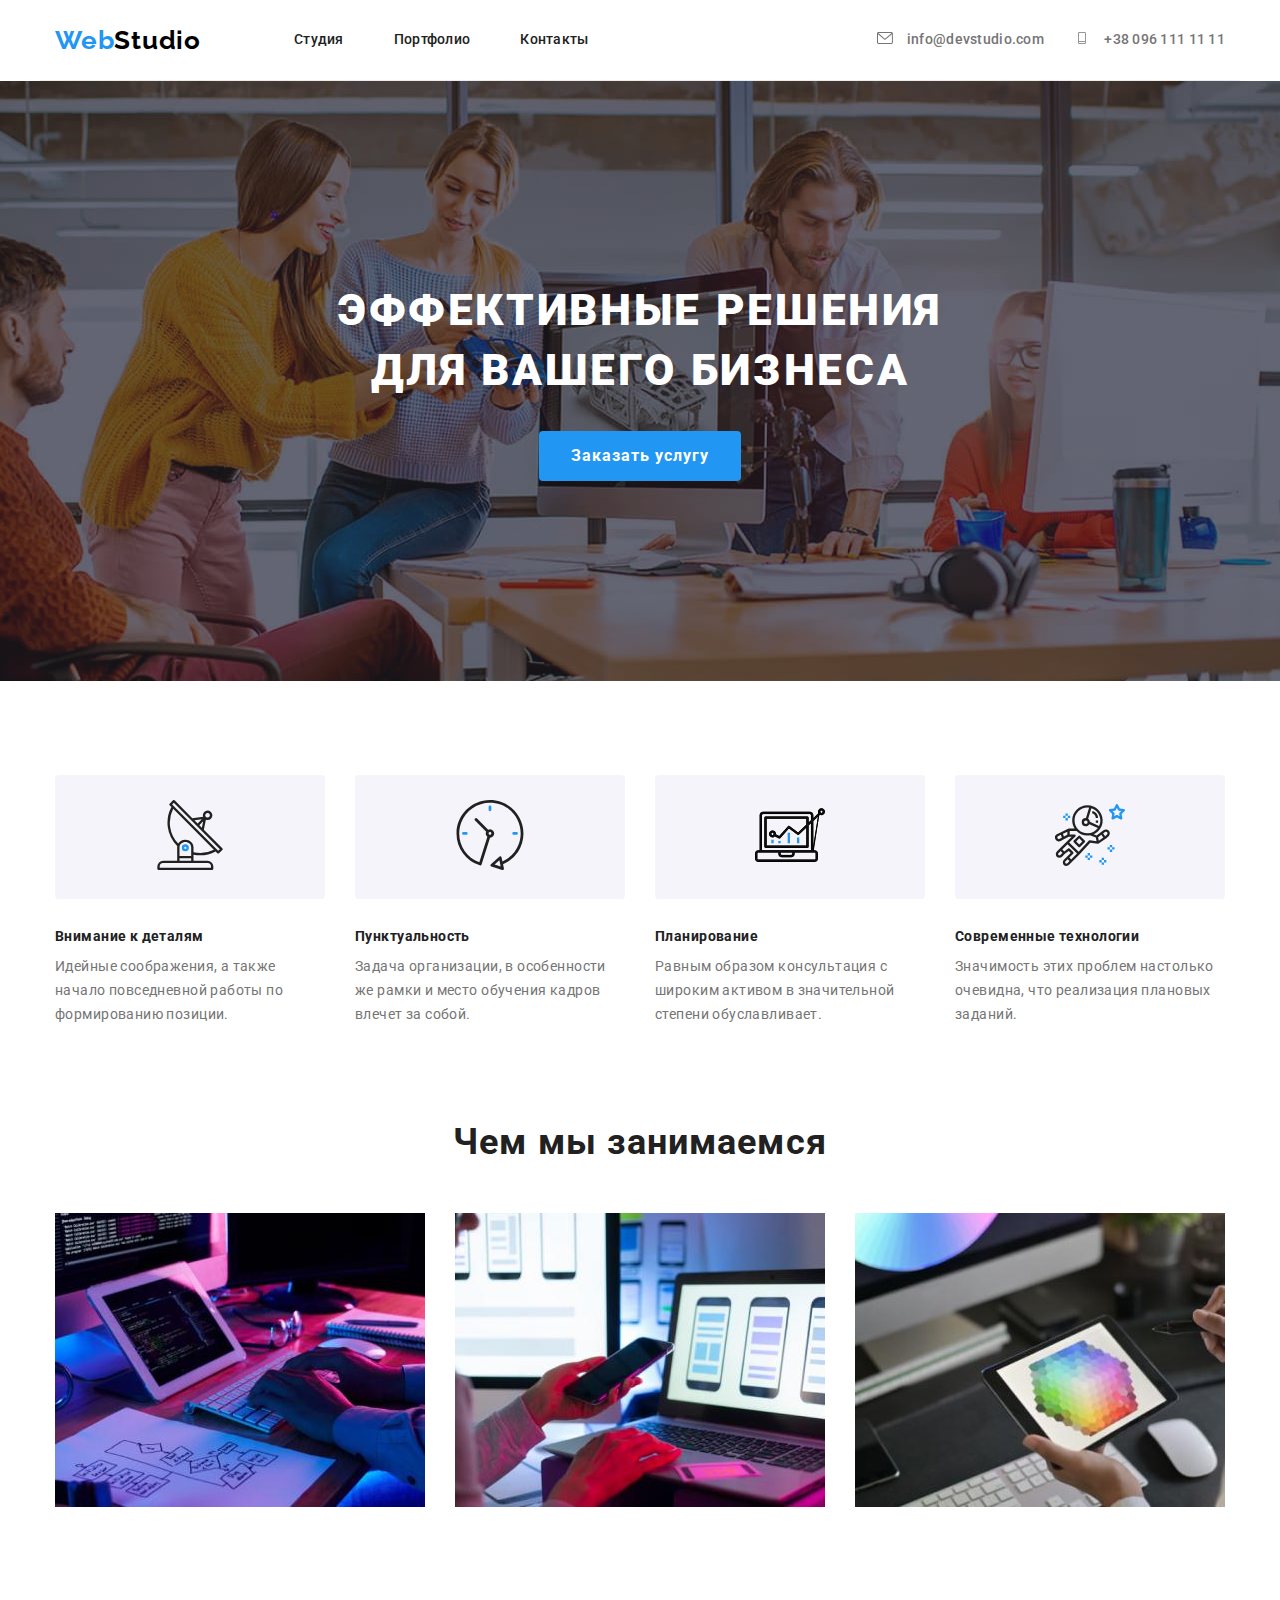
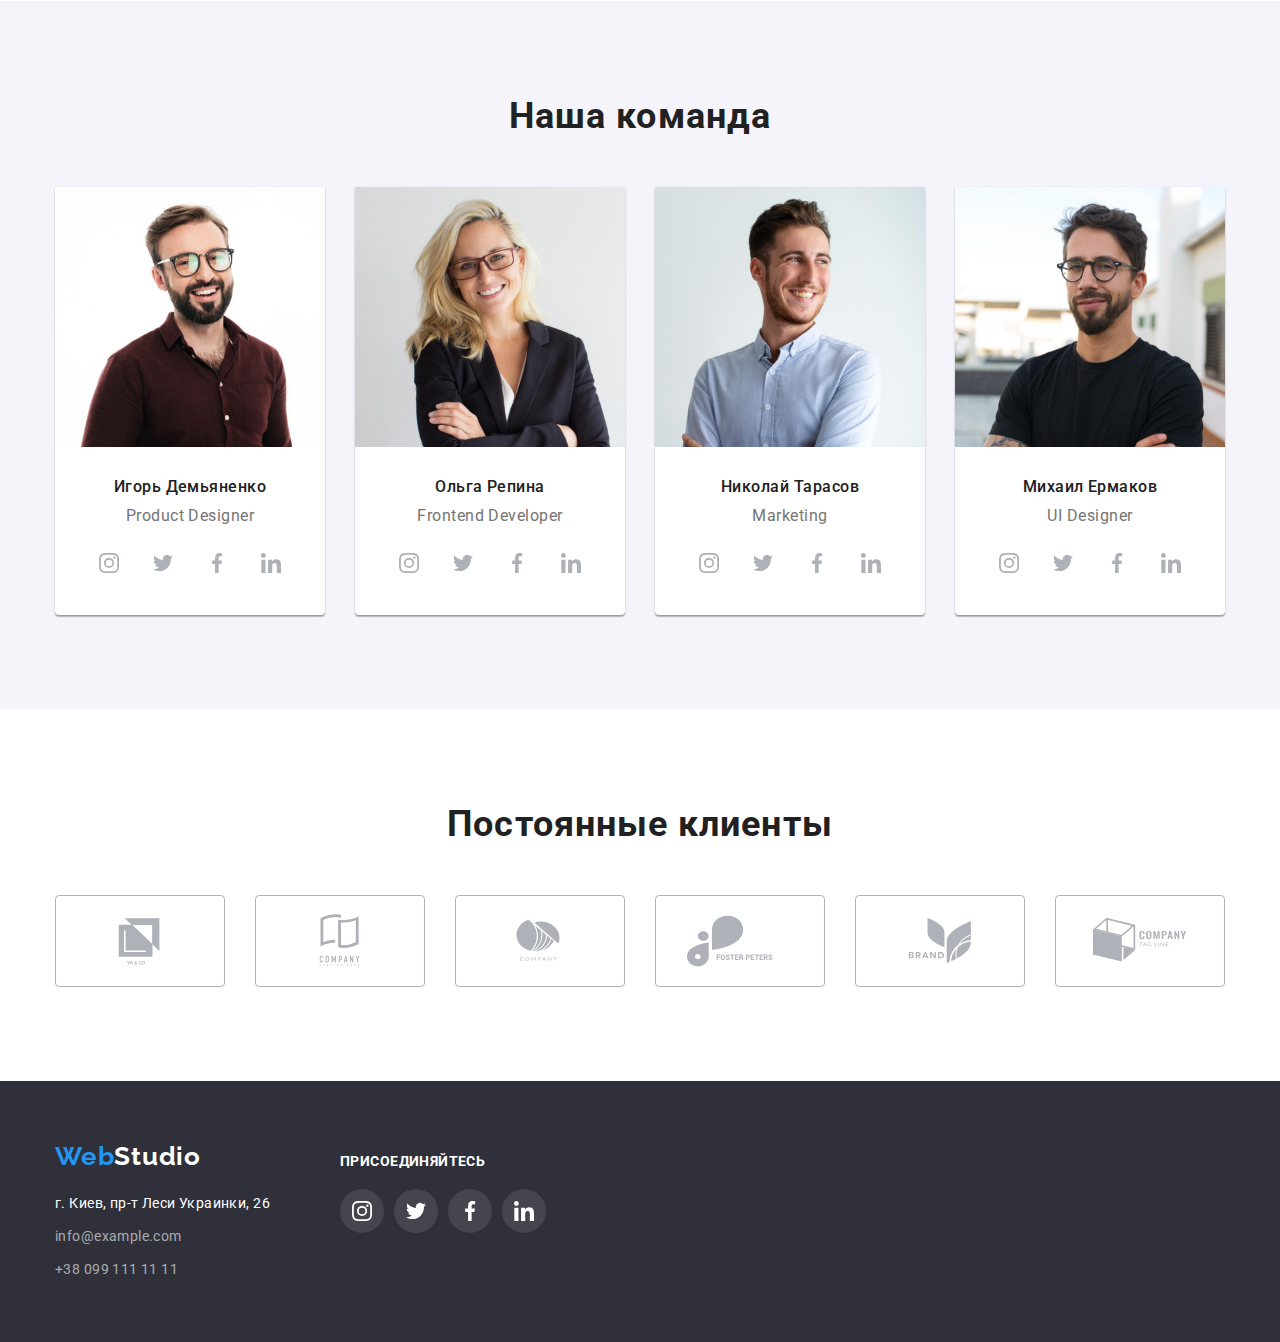
<file: index.html>
<!DOCTYPE html>
<html lang="ru">
  <head>
    <meta charset="UTF-8" />
    <meta http-equiv="X-UA-Compatible" content="IE=edge" />
    <meta name="viewport" content="width=device-width, initial-scale=1.0" />
    <title>Document</title>
    <link
      href="https://fonts.googleapis.com/css2?family=Raleway:wght@700&family=Roboto:wght@400;500;700;900&display=swap"
      rel="stylesheet"
    />
    <link
      rel="stylesheet"
      href="https://cdnjs.cloudflare.com/ajax/libs/modern-normalize/1.1.0/modern-normalize.min.css"
    />
    <link rel="stylesheet" href="./css/styles.css" />
  </head>
  <body>
    <!--Шапка сайта-->
    <header class="page-header">
      <div class="container main-header">
        <nav class="site-nav list">
          <a href="./index.html" class="logo"
            >Web<span class="logo-header">Studio</span></a
          >
          <ul class="top-list">
            <li class="top-item">
              <a href="./index.html" class="link">Студия</a>
            </li>
            <li class="top-item">
              <a href="./portfolio.html" class="link">Портфолио</a>
            </li>
            <li class="top-item"><a href="" class="link">Контакты</a></li>
          </ul>
        </nav>
        <ul class="bottom-list">
          <li class="bottom-item">
            <a href="mailto:info@devstudio.com" class="link-list">
              <svg class="email-icom">
                <use href="./images/icons.svg#icon-emeil"></use>
              </svg>
              info@devstudio.com</a
            >
          </li>
          <li class="bottom-item">
            <a href="tel:+380961111111" class="link-list">
              <svg class="email-icom">
                <use href="./images/icons.svg#icon-tel"></use>
              </svg>
              +38 096 111 11 11</a
            >
          </li>
        </ul>
      </div>
    </header>
    <!--Главный блок-->
    <main>
      <!--Герой-->
      <section class="hero">
        <div class="container">
          <h1 class="hero-title">
            Эффективные решения <br />
            для вашего бизнеса
          </h1>
          <button type="button" class="main-button">Заказать услугу</button>
        </div>
      </section>
      <!--Преимущества-->
      <section class="section">
        <div class="container">
          <h2 class="hidden">Наши преимущества</h2>
          <ul class="hidden-list">
            <li class="hidden-item">
              <div class="hidden-block">
                <svg class="hidden-icon">
                  <use href="./images/icons.svg#icon-antena"></use>
                </svg>
              </div>
              <h3 class="section-title">Внимание к деталям</h3>
              <p class="section-text">
                Идейные соображения, а также начало повседневной работы по
                формированию позиции.
              </p>
            </li>
            <li class="hidden-item">
              <div class="hidden-block">
                <svg class="hidden-icon">
                  <use href="./images/icons.svg#icon-chasi"></use>
                </svg>
              </div>
              <h3 class="section-title">Пунктуальность</h3>
              <p class="section-text">
                Задача организации, в особенности же рамки и место обучения
                кадров влечет за собой.
              </p>
            </li>
            <li class="hidden-item">
              <div class="hidden-block">
                <svg class="hidden-icon">
                  <use href="./images/icons.svg#icon-comp"></use>
                </svg>
              </div>
              <h3 class="section-title">Планирование</h3>
              <p class="section-text">
                Равным образом консультация с широким активом в значительной
                степени обуславливает.
              </p>
            </li>
            <li class="hidden-item">
              <div class="hidden-block">
                <svg class="hidden-icon">
                  <use href="./images/icons.svg#icon-cosmonavt"></use>
                </svg>
              </div>
              <h3 class="section-title">Современные технологии</h3>
              <p class="section-text">
                Значимость этих проблем настолько очевидна, что реализация
                плановых заданий.
              </p>
            </li>
          </ul>
        </div>
      </section>
      <!--Наши занятия-->
      <section class="section feature">
        <div class="container">
          <h2 class="feature-title">Чем мы занимаемся</h2>
          <ul class="feature-list">
            <li class="feature-item">
              <img src="./images/box1.jpg" alt="написание кода" />
            </li>
            <li class="feature-item">
              <img src="./images/box2.jpg" alt="стилизация приложения" />
            </li>
            <li class="feature-item">
              <img src="./images/box3.jpg" alt="подбор цвета" />
            </li>
          </ul>
        </div>
      </section>
      <!--Команда-->
      <section class="section block">
        <div class="container">
          <h2 class="team-title">Наша команда</h2>
          <ul class="border-list">
            <li class="border-team">
              <img
                src="./images/img1.jpg"
                alt="Игорь Демьяненко"
                width="270"
                class="img"
              />
              <h3 class="block-title">Игорь Демьяненко</h3>
              <p class="block-text">Product Designer</p>
              <ul class="list-network">
                <li class="network">
                  <a href="/">
                    <svg width="20px" height="20px" class="icon-network">
                      <use href="./images/icons.svg#icon-insta"></use>
                    </svg>
                  </a>
                </li>
                <li class="network">
                  <a href="/">
                    <svg width="20px" height="20px" class="icon-network">
                      <use href="./images/icons.svg#icon-twit"></use>
                    </svg>
                  </a>
                </li>
                <li class="network">
                  <a href="/">
                    <svg width="20px" height="20px" class="icon-network">
                      <use href="./images/icons.svg#icon-facebook"></use>
                    </svg>
                  </a>
                </li>
                <li class="network">
                  <a href="/">
                    <svg width="20px" height="20px" class="icon-network">
                      <use href="./images/icons.svg#icon-linkedin"></use>
                    </svg>
                  </a>
                </li>
              </ul>
            </li>
            <li class="border-team">
              <img src="./images/img2.jpg" alt="Ольга Репина" width="270" />
              <h3 class="block-title">Ольга Репина</h3>
              <p class="block-text">Frontend Developer</p>
              <ul class="list-network">
                <li class="network">
                  <a href="/">
                    <svg width="20px" height="20px" class="icon-network">
                      <use href="./images/icons.svg#icon-insta"></use>
                    </svg>
                  </a>
                </li>
                <li class="network">
                  <a href="/">
                    <svg width="20px" height="20px" class="icon-network">
                      <use href="./images/icons.svg#icon-twit"></use>
                    </svg>
                  </a>
                </li>
                <li class="network">
                  <a href="/">
                    <svg width="20px" height="20px" class="icon-network">
                      <use href="./images/icons.svg#icon-facebook"></use>
                    </svg>
                  </a>
                </li>
                <li class="network">
                  <a href="/">
                    <svg width="20px" height="20px" class="icon-network">
                      <use href="./images/icons.svg#icon-linkedin"></use>
                    </svg>
                  </a>
                </li>
              </ul>
            </li>
            <li class="border-team">
              <img src="./images/img3.jpg" alt="Николай Тарасов" width="270" />
              <h3 class="block-title">Николай Тарасов</h3>
              <p class="block-text">Marketing</p>
              <ul class="list-network">
                <li class="network">
                  <a href="/">
                    <svg width="20px" height="20px" class="icon-network">
                      <use href="./images/icons.svg#icon-insta"></use>
                    </svg>
                  </a>
                </li>
                <li class="network">
                  <a href="/">
                    <svg width="20px" height="20px" class="icon-network">
                      <use href="./images/icons.svg#icon-twit"></use>
                    </svg>
                  </a>
                </li>
                <li class="network">
                  <a href="/">
                    <svg width="20px" height="20px" class="icon-network">
                      <use href="./images/icons.svg#icon-facebook"></use>
                    </svg>
                  </a>
                </li>
                <li class="network">
                  <a href="/">
                    <svg width="20px" height="20px" class="icon-network">
                      <use href="./images/icons.svg#icon-linkedin"></use>
                    </svg>
                  </a>
                </li>
              </ul>
            </li>
            <li class="border-team">
              <img src="./images/img4.jpg" alt="Михаил Ермаков" width="270" />
              <h3 class="block-title">Михаил Ермаков</h3>
              <p class="block-text">UI Designer</p>
              <ul class="list-network">
                <li class="network">
                  <a href="/">
                    <svg width="20px" height="20px" class="icon-network">
                      <use href="./images/icons.svg#icon-insta"></use>
                    </svg>
                  </a>
                </li>
                <li class="network">
                  <a href="/">
                    <svg width="20px" height="20px" class="icon-network">
                      <use href="./images/icons.svg#icon-twit"></use>
                    </svg>
                  </a>
                </li>
                <li class="network">
                  <a href="/">
                    <svg width="20px" height="20px" class="icon-network">
                      <use href="./images/icons.svg#icon-facebook"></use>
                    </svg>
                  </a>
                </li>
                <li class="network">
                  <a href="/">
                    <svg width="20px" height="20px" class="icon-network">
                      <use href="./images/icons.svg#icon-linkedin"></use>
                    </svg>
                  </a>
                </li>
              </ul>
            </li>
          </ul>
        </div>
      </section>
      <!--Клиенты-->
      <section class="section">
        <div class="container">
          <h2 class="clients-title">Постоянные клиенты</h2>
          <ul class="clients list">
            <li class="item-clients">
              <a href="/" class="link-clients">
                <svg width="106px" height="60px" class="icon-clients">
                  <use href="./images/icons.svg#icon-client1"></use>
                </svg>
              </a>
            </li>
            <li class="item-clients">
              <a href="/" class="link-clients">
                <svg width="106px" height="60px" class="icon-clients">
                  <use href="./images/icons.svg#icon-client2"></use>
                </svg>
              </a>
            </li>
            <li class="item-clients">
              <a href="/" class="link-clients">
                <svg width="106px" height="60px" class="icon-clients">
                  <use href="./images/icons.svg#icon-client3"></use>
                </svg>
              </a>
            </li>
            <li class="item-clients">
              <a href="/" class="link-clients">
                <svg width="106px" height="60px" class="icon-clients">
                  <use href="./images/icons.svg#icon-client4"></use>
                </svg>
              </a>
            </li>
            <li class="item-clients">
              <a href="/" class="link-clients">
                <svg width="106px" height="60px" class="icon-clients">
                  <use href="./images/icons.svg#icon-client5"></use>
                </svg>
              </a>
            </li>
            <li class="item-clients">
              <a href="/" class="link-clients">
                <svg width="106px" height="60px" class="icon-clients">
                  <use href="./images/icons.svg#icon-client6"></use>
                </svg>
              </a>
            </li>
          </ul>
        </div>
      </section>
    </main>
    <!--Футер-->
    <footer class="footer">
      <div class="container footer-container">
        <div>
          <a href="./index.html" class="logo-footer"
            >Web<span class="logo-footer-web">Studio</span></a
          >
          <address>
            <ul class="footer-list">
              <li class="footer-item">
                <a
                  href="https://goo.gl/maps/xUJWRQRGw1ZZ9FWX8"
                  class="footer-maps"
                  >г. Киев, пр-т Леси Украинки, 26</a
                >
              </li>
              <li class="footer-item">
                <a href="mailto:info@example.com" class="footer-link"
                  >info@example.com</a
                >
              </li>
              <li class="footer-item">
                <a href="tel:+380991111111" class="footer-link"
                  >+38 099 111 11 11</a
                >
              </li>
            </ul>
          </address>
        </div>
        <div class="join">
          <h3 class="join-title">присоединяйтесь</h3>
          <ul class="join-list">
            <li class="item-join">
              <a href="/">
                <svg width="20px" height="20px" class="icon-join">
                  <use href="./images/icons.svg#icon-insta"></use>
                </svg>
              </a>
            </li>
            <li class="item-join">
              <a href="/">
                <svg width="20px" height="20px" class="icon-join">
                  <use href="./images/icons.svg#icon-twit"></use>
                </svg>
              </a>
            </li>
            <li class="item-join">
              <a href="/">
                <svg width="20px" height="20px" class="icon-join">
                  <use href="./images/icons.svg#icon-facebook"></use>
                </svg>
              </a>
            </li>
            <li class="item-join">
              <a href="/">
                <svg width="20px" height="20px" class="icon-join">
                  <use href="./images/icons.svg#icon-linkedin"></use>
                </svg>
              </a>
            </li>
          </ul>
        </div>
      </div>
    </footer>
  </body>
</html>
</file>
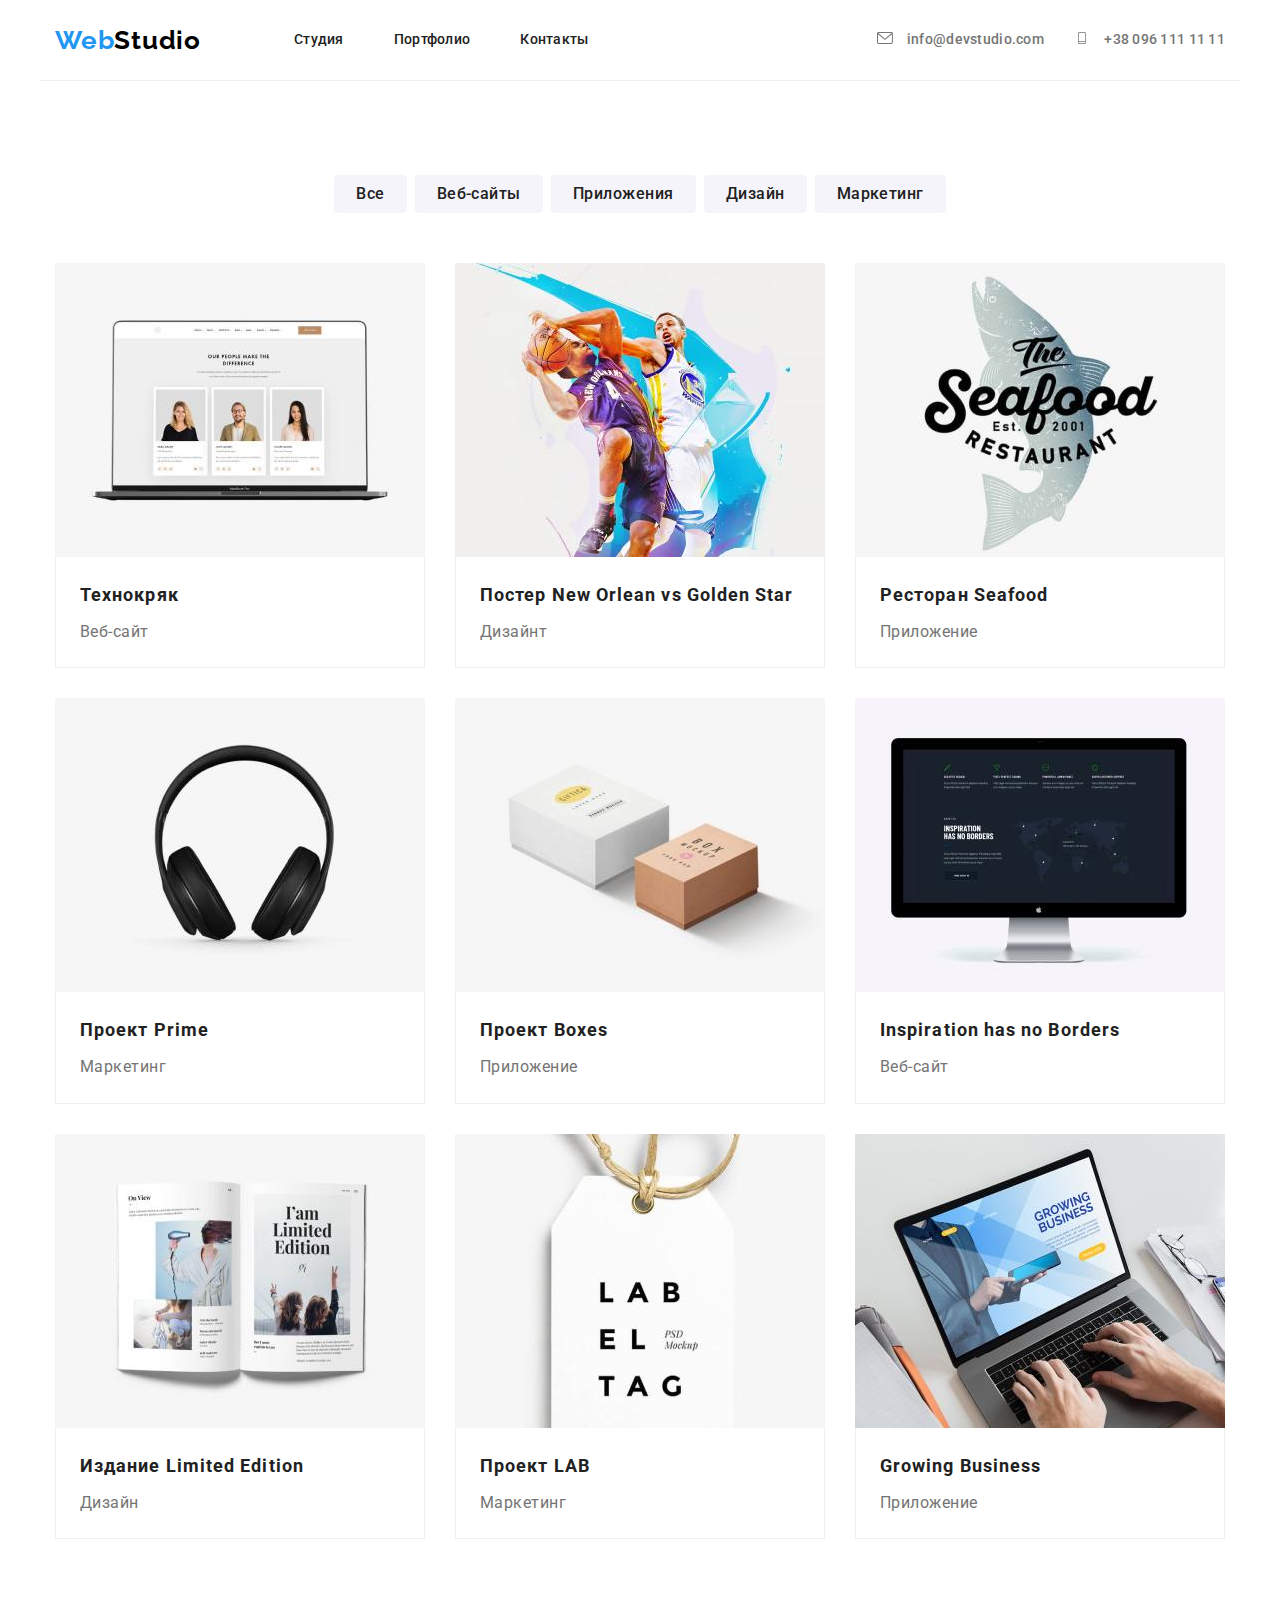
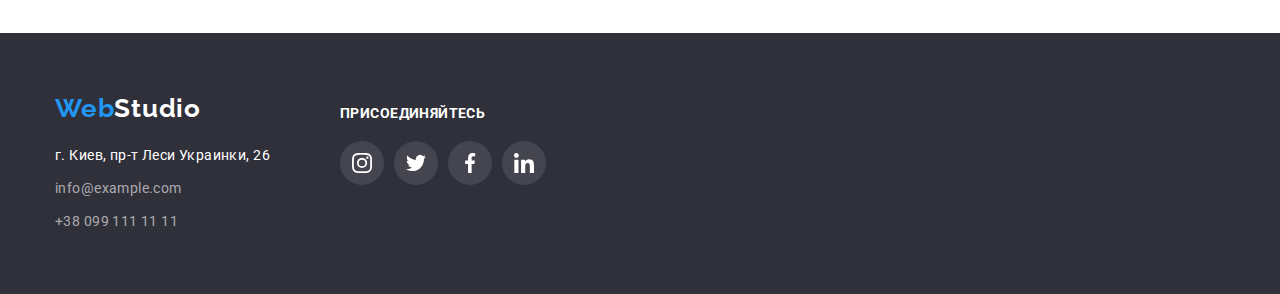
<file: portfolio.html>
<!DOCTYPE html>
<html lang="en">
  <head class="page-header">
    <meta charset="UTF-8" />
    <meta http-equiv="X-UA-Compatible" content="IE=edge" />
    <meta name="viewport" content="width=device-width, initial-scale=1.0" />
    <title>Document</title>
    <link
      href="https://fonts.googleapis.com/css2?family=Raleway:wght@700&family=Roboto:wght@400;500;700;900&display=swap"
      rel="stylesheet"
    />
    <link
      rel="stylesheet"
      href="https://cdnjs.cloudflare.com/ajax/libs/modern-normalize/1.1.0/modern-normalize.min.css"
    />
    <link rel="stylesheet" href="./css/styles.css" />
  </head>
  <body class="page">
    <!--Шапка сайта-->
    <header class="page-header">
      <div class="container main-header">
        <nav class="site-nav list">
          <a href="./index.html" class="logo"
            >Web<span class="logo-header">Studio</span></a
          >
          <ul class="top-list">
            <li class="top-item">
              <a href="./index.html" class="link">Студия</a>
            </li>
            <li class="top-item">
              <a href="./portfolio.html" class="link">Портфолио</a>
            </li>
            <li class="top-item"><a href="" class="link">Контакты</a></li>
          </ul>
        </nav>
        <ul class="bottom-list">
          <li class="bottom-item">
            <a href="mailto:info@devstudio.com" class="link-list">
              <svg class="email-icom">
                <use href="./images/icons.svg#icon-emeil"></use>
              </svg>
              info@devstudio.com</a
            >
          </li>
          <li class="bottom-item">
            <a href="tel:+380961111111" class="link-list">
              <svg class="email-icom">
                <use href="./images/icons.svg#icon-tel"></use>
              </svg>
              +38 096 111 11 11</a
            >
          </li>
        </ul>
      </div>
    </header>
    <!--Главный блок-->
    <main>
      <!--Фильтр-->
      <section class="section">
        <div class="container">
          <h1 class="hidden">Фильрт</h1>
          <ul class="filter-list">
            <li class="filter-item">
              <button type="button" class="filter">Все</button>
            </li>
            <li class="filter-item">
              <button type="button" class="filter">Веб-сайты</button>
            </li>
            <li class="filter-item">
              <button type="button" class="filter">Приложения</button>
            </li>
            <li class="filter-item">
              <button type="button" class="filter">Дизайн</button>
            </li>
            <li class="filter-item">
              <button type="button" class="filter">Маркетинг</button>
            </li>
          </ul>
          <ul class="list-examples">
            <li class="examples-item">
              <a class="link-filter" href="">
                <img
                  src="./images/tehnokryak.jpg"
                  alt="открытый ноутбук"
                  width="370"
                />
                <div class="examples-container">
                  <h3 class="examples-title">Технокряк</h3>
                  <p class="examples-text">Веб-сайт</p>
                </div>
              </a>
            </li>
            <li class="examples-item">
              <a class="link-filter" href="">
                <img
                  src="./images/postneworlean.jpg"
                  alt="два баскетболиста в прыжке"
                  width="370"
                />
                <div class="examples-container">
                  <h3 class="examples-title">
                    Постер New Orlean vs Golden Star
                  </h3>
                  <p class="examples-text">Дизайнт</p>
                </div>
              </a>
            </li>
            <li class="examples-item">
              <a class="link-filter" href="">
                <img
                  src="./images/restoran.jpg"
                  alt="логотип - название ресторана на фоне рыбы"
                  width="370"
                />
                <div class="examples-container">
                  <h3 class="examples-title">Ресторан Seafood</h3>
                  <p class="examples-text">Приложение</p>
                </div>
              </a>
            </li>
            <li class="examples-item">
              <a class="link-filter" href="">
                <img
                  src="./images/prime.jpg"
                  alt="черные наушники на белом фоне"
                  width="370"
                />
                <div class="examples-container">
                  <h3 class="examples-title">Проект Prime</h3>
                  <p class="examples-text">Маркетинг</p>
                </div>
              </a>
            </li>
            <li class="examples-item">
              <a class="link-filter" href="">
                <img
                  src="./images/boxes.jpg"
                  alt="две картонніх коробки"
                  width="370"
                />
                <div class="examples-container">
                  <h3 class="examples-title">Проект Boxes</h3>
                  <p class="examples-text">Приложение</p>
                </div>
              </a>
            </li>
            <li class="examples-item">
              <a class="link-filter" href="">
                <img
                  src="./images/inspiration.jpg"
                  alt="монитор с изображением веб-сайта"
                  width="370"
                />
                <div class="examples-container">
                  <h3 class="examples-title">Inspiration has no Borders</h3>
                  <p class="examples-text">Веб-сайт</p>
                </div>
              </a>
            </li>
            <li class="examples-item">
              <a class="link-filter" href="">
                <img
                  src="./images/limited.jpg"
                  alt="открытая книга с картинками"
                  width="370"
                />
                <div class="examples-container">
                  <h3 class="examples-title">Издание Limited Edition</h3>
                  <p class="examples-text">Дизайн</p>
                </div>
              </a>
            </li>
            <li class="examples-item">
              <a class="link-filter" href="">
                <img
                  src="./images/lab.jpg"
                  alt="белый ярлычек с надписью"
                  width="370"
                />
                <div class="examples-container">
                  <h3 class="examples-title">Проект LAB</h3>
                  <p class="examples-text">Маркетинг</p>
                </div>
              </a>
            </li>
            <li class="examples-item">
              <a class="link-filter" href="">
                <img
                  src="./images/growing.jpg"
                  alt="человек работающий за ноутбуком"
                  width="370"
                />
                <div class="examples-container">
                  <h3 class="examples-title">Growing Business</h3>
                  <p class="examples-text">Приложение</p>
                </div>
              </a>
            </li>
          </ul>
        </div>
      </section>
    </main>
    <!--Футер-->
    <footer class="footer">
      <div class="container footer-container">
        <div>
          <a href="./index.html" class="logo-footer"
            >Web<span class="logo-footer-web">Studio</span></a
          >
          <address>
            <ul class="footer-list">
              <li class="footer-item">
                <a
                  href="https://goo.gl/maps/xUJWRQRGw1ZZ9FWX8"
                  class="footer-maps"
                  >г. Киев, пр-т Леси Украинки, 26</a
                >
              </li>
              <li class="footer-item">
                <a href="mailto:info@example.com" class="footer-link"
                  >info@example.com</a
                >
              </li>
              <li class="footer-item">
                <a href="tel:+380991111111" class="footer-link"
                  >+38 099 111 11 11</a
                >
              </li>
            </ul>
          </address>
        </div>
        <div class="join">
          <h3 class="join-title">присоединяйтесь</h3>
          <ul class="join-list">
            <li class="item-join">
              <a href="/">
                <svg width="20px" height="20px" class="icon-join">
                  <use href="./images/icons.svg#icon-insta"></use>
                </svg>
              </a>
            </li>
            <li class="item-join">
              <a href="/">
                <svg width="20px" height="20px" class="icon-join">
                  <use href="./images/icons.svg#icon-twit"></use>
                </svg>
              </a>
            </li>
            <li class="item-join">
              <a href="/">
                <svg width="20px" height="20px" class="icon-join">
                  <use href="./images/icons.svg#icon-facebook"></use>
                </svg>
              </a>
            </li>
            <li class="item-join">
              <a href="/">
                <svg width="20px" height="20px" class="icon-join">
                  <use href="./images/icons.svg#icon-linkedin"></use>
                </svg>
              </a>
            </li>
          </ul>
        </div>
      </div>
    </footer>
  </body>
</html>
</file>
<file: css/styles.css>
/* цвет основного цвета #2F303A */
/* вторичный цвет #757575 */
/* белый цвет #FFFFFF */

:root {
--primary-text-color:#757575;
--title-text-color:#212121;
--accent-color:#2196F3;
--icon-color:#AFB1B8;

}


.container {
    width: 1200px;
    padding-left: 15px;
    padding-right: 15px;
    margin: 0 auto;
}

h1,
h2,
h3,
h4,
h5,
h6,
ul,
p {
    margin-top: 0px;
    margin-bottom: 0px;
}

img {
    display: block;
    max-width: 100%;
    height: auto;
}

body {
    color: var(--primary-text-color);
    font-family: Roboto, monospace;
    font-style: normal;
}

/* Delet Marker */
ul {
    list-style: none;
}
/* Delet underline */
a {
    text-decoration: none;
}

/* logo */
.logo {
    color: var(--accent-color);
    font-family: Raleway,  monospace;
    font-weight: bold;
    font-size: 26px;
    line-height: 1.19;
    letter-spacing: 0.03em;
    text-decoration: none;
}

.logo-header {
color: #000000;
}

/* Site-nav */

.page-header {
    font-family: Roboto, monospace;
    font-weight: 500;
    font-size: 14px;
    line-height: 1.14;
    letter-spacing: 0.02em;
    color: var(--primary-text-color);
    text-decoration: none;
}

.main-header {
    display: flex;
    align-items: center;
    border-bottom: 1px solid #ECECEC;
}

.site-nav {
    display: flex;
    align-items: center;
}
.site-nav .link {
display: block;
color: #212121;
padding-top: 32px;
padding-bottom: 32px;
}

.bottom-list  {
display: flex;
padding-left: 0;
margin-left: auto;
}
.bottom-list .bottom-item + .bottom-item {
    margin-left: 30px;
}

.top-list {
    display: flex;
    margin-left: 93px;
    padding-left: 0;
    }

.top-list .top-item {
margin-right: 50px;

}
.top-list .top-item:last-child {
margin-right: 0;
}

.site-nav .link:hover, 
.site-nav .link:focus,
.link-list:hover,
.link-list:focus

 {
color: #2196F3;
} 

.link-list {
color: var(--primary-text-color);
}

.email-icom {
    width: 16px;
    height: 12px;
    margin-right: 11px;
    fill: currentColor;
}

/* Hero */
.hero {
    background-color: #2F303A;
    text-align: center;
    padding-bottom: 200px;
    padding-top: 200px;
    max-width: 1600px;
    margin-left: auto;
    margin-right: auto;
    background-image: linear-gradient( to right, rgba(47, 48, 58, 0.4), rgba(47, 48, 58, 0.4)), 
    url(../images/heroesoptimiz.jpg);
    background-repeat: no-repeat;
    background-position: center;
}

.hero-title {
    color: #ffffff;
    font-family: Roboto, monospace;
    font-weight: 900;
    font-size: 44px;
    line-height: 1.36;
    letter-spacing: 0.06em;
    margin-bottom: 30px;
    text-transform: uppercase;
}

/* Button */
.main-button {
 
background-color: var(--accent-color);    
color: #ffffff;

font-family: Roboto, monospace;
font-weight: 700;
font-size: 16px;
line-height: 1.88;
align-items: center;
text-align: center;
letter-spacing: 0.06em;
min-width: 200px;
min-height: 50px;
cursor: pointer;
padding: 10px 32px;
border-radius: 4px;
border: transparent;
}

/* Delete hidden title */
.hidden {
  display: none;
}

/* Section */
.section {
padding-top: 94px;
padding-bottom: 94px;
}

/* Флекс сетка списка Наши Преимущества */
.hidden-list {
    padding-left: 0;
    display: flex;
}
.hidden-item {
    flex-basis: calc(100% / 4);
    margin-right: 30px;
}
.hidden-item:last-child {
    margin-right: 0;
}
.hidden-block {
    padding: 25px 100px;
    background-color: #F5F4FA;
    border-radius: 4px;
    margin-bottom: 30px;
}
.hidden-icon {
    width: 70px;
    height: 70px;
}


.section-text {
font-size: 14px;
line-height: 1.71;
letter-spacing: 0.03em;
}
.section-title {
    color: var(--title-text-color);
    font-family: Roboto, monospace;
    font-weight: 700;
    font-size: 14px;
    line-height: 1.14;
    letter-spacing: 0.03em;
    margin-bottom: 10px;
}

.block {
    background-color: #F5F4FA;
    color: var(--title-text-color);
}

/* Обнуление падинга между секциями */
.feature {
    padding-top: 0;
}

/* Флекс сетка Чем Мы Занимаемся */
.feature-list {
    display: flex;
    padding-left: 0;
    justify-content: space-between;
}
.feature-item {
    flex-basis: calc(100% / 3);
    margin-right: 30px;
}
.feature-item:last-child {
    margin-right: 0;
}

.feature-title {
    color: var(--title-text-color);
    font-family: Roboto, monospace;
    font-weight: 700;
    font-size: 36px;
    line-height: 1.17;
    text-align: center;
    letter-spacing: 0.03em;
    margin-bottom: 50px;
}

.team-title {
    color: var(--title-text-color);
    font-family: Roboto, monospace;
    font-weight: 700;
    font-size: 36px;
    line-height: 1.17;
    text-align: center;
    letter-spacing: 0.03em;
    margin-bottom: 50px;
}

.block-title {
    color: var(--title-text-color);
    font-family: Roboto, monospace;
    font-weight: 500;
    font-size: 16px;
    line-height: 1.19;
    letter-spacing: 0.03em;
    margin-top: 30px;
    margin-bottom: 10px;
}
.block-text {
    font-family: Roboto, monospace;
    font-size: 16px;
    line-height: 1.19;
    letter-spacing: 0.03em;
    margin-bottom: 16px;
    color: var(--primary-text-color);
}

.list-network {
    display: flex;
    justify-content: center;
    margin-bottom: 30px;
    padding-left: 0;
}
.network a {
    color: var(--icon-color);
    display: flex;
    width: 44px;
    height: 44px;
    justify-content: center;
    align-items: center;
    border-radius: 50%;
}
.icon-network {
    fill: currentColor;
}
.network a:hover,
.network a:focus {
    color: #ffffff;
    background-color: var(--accent-color);
}
.network {
    margin-right: 10px;
    cursor: pointer;
}
.network:last-child {
    margin-right: 0;
}

.border-list {
    display: flex;
    min-width: 1170px;
    padding-left: 0;
}
.border-team {
    flex-basis: calc(100% / 4);
display: inline-block;
box-shadow: 0px 1px 3px rgba(0, 0, 0, 0.12), 0px 1px 1px rgba(0, 0, 0, 0.14), 0px 2px 1px rgba(0, 0, 0, 0.2);
border-radius: 0px 0px 4px 4px;
width: 270px;
margin-right: 30px;
background-color: white;
text-align: center;
}
.border-team:last-child {
    margin-right: 0;
}

/* Секция "Постоянные клиенты" */
.clients {
    display: flex;
    justify-content: center;
}
.list {
    padding: 0;
    margin: 0;
    list-style: none;
}
.clients-title {
    font-weight: bold;
    font-size: 36px;
    line-height: 1.17;
    text-align: center;
    color: var(--title-text-color);
    letter-spacing: 0.03em;
    margin-bottom: 50px;
}
.link-clients {
    display: flex;
    width: 170px;
    height: 92px;
    justify-content: center;
    align-items: center;
    border: 1px solid var(--icon-color);
    border-radius: 4px;
    color: var(--icon-color);
}
.link-clients:hover,
.link-clients:focus {
    color: var(--accent-color);
    border-color: var(--accent-color);
}
.item-clients {
    margin-right: 30px;
}
.item-clients:last-child {
    margin-right: 0;
}
.icon-clients {
    fill: currentColor;
}


/* Foter */
.footer {
    background-color: #2F303A;
    padding-top: 60px;
    padding-bottom: 60px;
}
.footer-link {
    color: rgba(255, 255, 255, 0.6);
    font-family: Roboto;
    font-style: normal;
    font-size: 14px;
    line-height: 1.71;
    letter-spacing: 0.03em;
    
}

.footer-item {
    margin-bottom: 9px;
}
.footer-item:last-child {
    margin-bottom: 0;
}
.footer-list {
    padding-left: 0;
}

.footer-maps {
    display: inline-block;
    color: #ffffff;
    font-family: Roboto, monospace;
    font-style: normal;
    font-size: 14px;
    line-height: 1.71;
    letter-spacing: 0.03em;
    text-decoration: none;
}
.footer-maps:hover,
.footer-maps:focus,
.footer-link:focus,
.footer-link:hover {
    color: var(--accent-color);
}
.logo-footer{
    display: inline-block;
    color: var(--accent-color);
    font-family: Raleway,  monospace;
    font-weight: bold;
    font-size: 26px;
    line-height: 1.19;
    letter-spacing: 0.03em;
    text-decoration: none;
    margin-bottom: 20px;
}
.logo-footer-web {
    color: #ffffff;
}




/* Футер "Присоединяйтесь" */
.footer-container {
    display: flex;
}
.join-title {
    color: #ffffff;
    font-weight: bold;
    font-size: 14px;
    line-height: 16px;
    letter-spacing: 0.03em;
    text-transform: uppercase;
    margin-bottom: 20px;
}
.join-list {
    display: flex;
    justify-content: center;
    padding-left: 0;
    list-style: none;
}
.join {
    margin-left: 70px;
    margin-top: 12px;
}
.item-join a {
    color: #ffffff;
    display: flex;
    width: 44px;
    height: 44px;
    border-radius: 50%;
    justify-content: center;
    align-items: center;
    background-color: rgba(255, 255, 255, 0.1);
}
.item-join a:hover,
.item-join a:focus {
    background-color: var(--accent-color);
}
.item-join {
    margin-right: 10px;
}
.item-join:last-child {
    margin-right: 0;
} 
.join a svg {
    fill: currentColor;
}


/* ПОРТФОЛИО */

}
/* Фильтр */
.filter-list {}
.filter-list {
    display: flex;
    padding-left: 0;
    justify-content: center;
    margin-bottom: 50px;
}

.filter-item {
    margin-right: 8px;
}
.filter-item:last-child {
    margin-right: 0;
}

.filter {
    background-color: #F5F4FA;
    color: var(--title-text-color);
    font-weight: 500;
    font-size: 16px;
    line-height: 1.62;
    text-align: center;
    letter-spacing: 0.03em;
    cursor: pointer;
    border-radius: 4px;
    border: none;
    padding: 6px 22px;
}
.filter:hover,
.filter:focus {
    color: #ffffff;
    background-color: var(--accent-color);
    box-shadow: 0px 3px 1px rgba(0, 0, 0, 0.1), 0px 1px 2px rgba(0, 0, 0, 0.08), 0px 2px 2px rgba(0, 0, 0, 0.12);
}



/* Примеры работ */
.list-examples {
    display: flex;
    padding-left: 0;
    flex-wrap: wrap;
    margin-right: -30px;
    margin-bottom: -30px;
}
.examples-item {
    flex-basis: calc(100% / 3 - 30px);
    margin-right: 30px;
    margin-bottom: 30px;
}
.examples-title {
font-family: Roboto;
font-style: normal;
font-weight: bold;
font-size: 18px;
line-height: 36px;
letter-spacing: 0.06em;
}
.examples-text {
font-family: Roboto;
font-size: 16px;
line-height: 1.9;
letter-spacing: 0.03em;
color: var(--primary-text-color);
margin-top: 4px;
}
.link-filter {
    display: block;
}
.link-filter:hover,
.link-filter:focus {
    box-shadow: 0px 1px 1px rgba(0, 0, 0, 0.12), 0px 4px 4px rgba(0, 0, 0, 0.06), 1px 4px 6px rgba(0, 0, 0, 0.16);
}
.examples-container {
    padding: 20px 24px;
    border: 1px solid #EEEEEE;
    box-sizing: border-box;
    color: var(--title-text-color);
    border-top: none;
}
</file>
